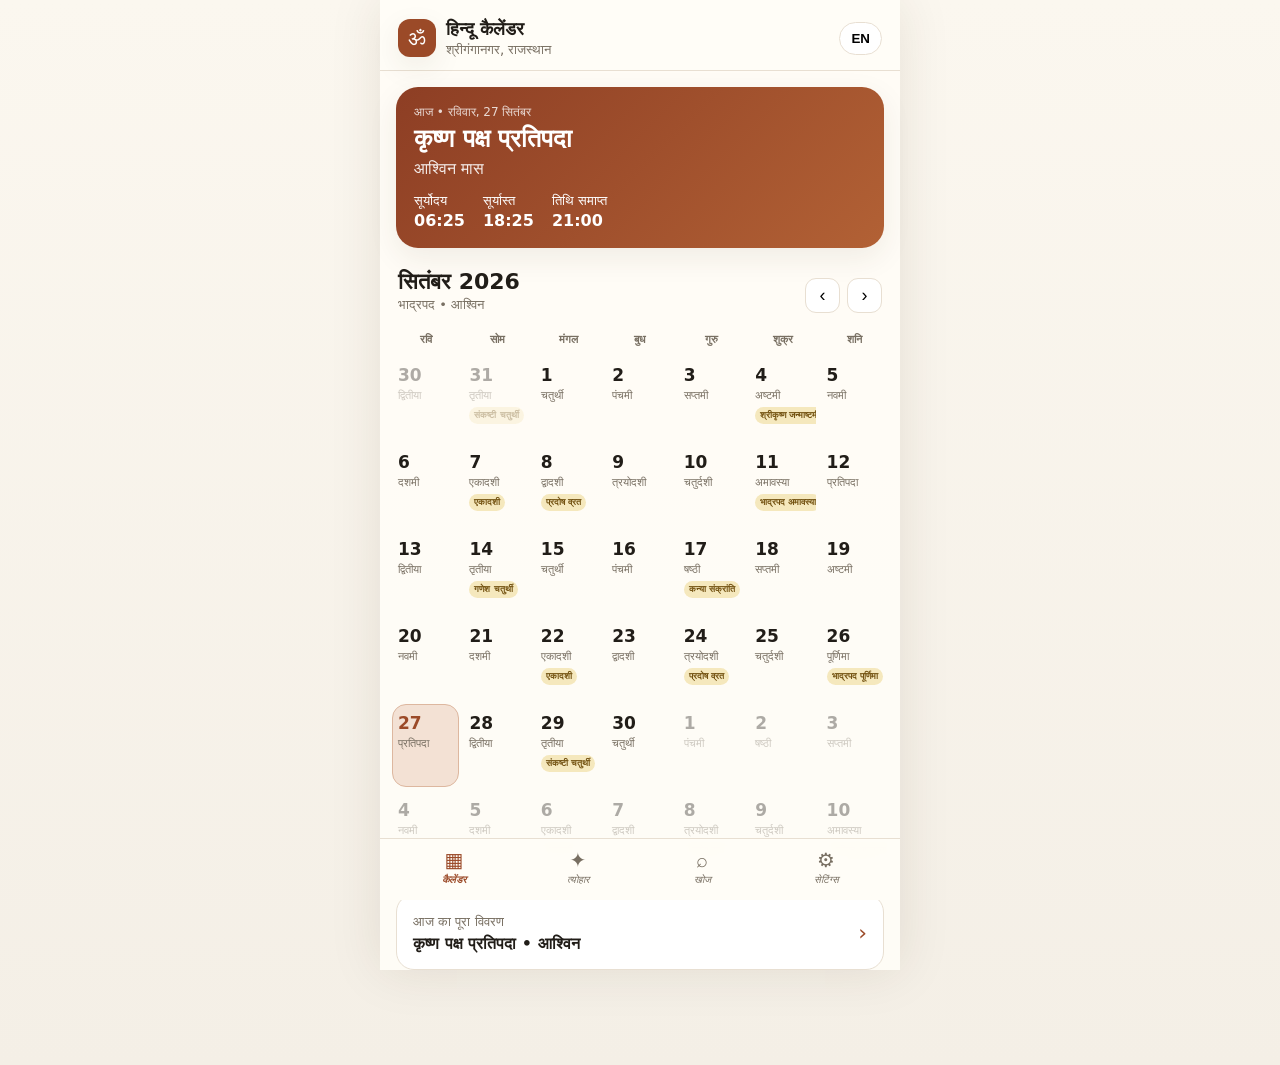
<file: reference_python/prototype/index.html>
<!doctype html><html lang="hi"><head><meta charset="utf-8"><meta name="viewport" content="width=device-width,initial-scale=1"><title>हिन्दू कैलेंडर</title><link rel="stylesheet" href="styles.css"></head><body><div class="app">
<header class="topbar"><div class="brand"><div class="brandmark">ॐ</div><div><h1 data-hi="हिन्दू कैलेंडर" data-en="Hindu Calendar">हिन्दू कैलेंडर</h1><small data-hi="श्रीगंगानगर, राजस्थान" data-en="Sri Ganganagar, Rajasthan">श्रीगंगानगर, राजस्थान</small></div></div><button class="lang" id="lang">EN</button></header>
<section class="hero" id="todayCard"></section>
<section class="monthbar"><div><h2 data-hi="सितंबर 2026" data-en="September 2026">सितंबर 2026</h2><p data-hi="भाद्रपद • आश्विन" data-en="Bhadrapada • Ashwin">भाद्रपद • आश्विन</p></div><div class="monthnav"><button class="iconbtn">‹</button><button class="iconbtn">›</button></div></section>
<section class="calendar"><div class="weekdays" id="weekdays"></div><div class="grid" id="grid"></div></section>
<a class="next" href="day.html?date=2026-09-27"><div><small data-hi="आज का पूरा विवरण" data-en="Full details for today">आज का पूरा विवरण</small><b id="nextText">कृष्ण प्रतिपदा • आश्विन</b></div><div class="arrow">›</div></a>
<nav class="bottom"><div class="nav active"><span>▦</span><i data-hi="कैलेंडर" data-en="Calendar">कैलेंडर</i></div><div class="nav"><span>✦</span><i data-hi="त्योहार" data-en="Festivals">त्योहार</i></div><div class="nav"><span>⌕</span><i data-hi="खोज" data-en="Search">खोज</i></div><div class="nav"><span>⚙</span><i data-hi="सेटिंग्स" data-en="Settings">सेटिंग्स</i></div></nav>
</div><script src="data.js"></script><script>
let lang=localStorage.getItem('hc-lang')||'hi';
const W={hi:['रवि','सोम','मंगल','बुध','गुरु','शुक्र','शनि'],en:['Sun','Mon','Tue','Wed','Thu','Fri','Sat']};
function tr(){document.documentElement.lang=lang;document.querySelectorAll('[data-hi]').forEach(x=>x.textContent=x.dataset[lang]);document.getElementById('lang').textContent=lang==='hi'?'EN':'हि';render();}
function render(){let wk=document.getElementById('weekdays');wk.innerHTML=W[lang].map(x=>`<div>${x}</div>`).join('');let grid=document.getElementById('grid');grid.innerHTML='';let d=new Date('2026-08-30T12:00:00');for(let i=0;i<42;i++){let key=d.toISOString().slice(0,10),x=PANCHANG_DATA[key];let a=document.createElement('a');a.href=`day.html?date=${key}`;a.className='cell '+(d.getMonth()!==8?'other ':'')+(key==='2026-09-27'?'today':'');let obs=x.observances[0];a.innerHTML=`<div class="num">${x.day}</div><div class="tithi">${x.tithi[lang]}</div>${obs?`<div class="badge">${obs[lang]}</div>`:''}`;grid.appendChild(a);d.setDate(d.getDate()+1)}let t=PANCHANG_DATA['2026-09-27'];document.getElementById('todayCard').innerHTML=`<div class="eyebrow">${lang==='hi'?'आज • रविवार, 27 सितंबर':'Today • Sunday, 27 September'}</div><div class="big">${t.paksha[lang]} ${t.tithi[lang]}</div><div class="sub">${t.month[lang]} ${lang==='hi'?'मास':'month'}</div><div class="meta"><div>${lang==='hi'?'सूर्योदय':'Sunrise'}<b>${t.sunrise}</b></div><div>${lang==='hi'?'सूर्यास्त':'Sunset'}<b>${t.sunset}</b></div><div>${lang==='hi'?'तिथि समाप्त':'Tithi ends'}<b>${t.tithi_end}</b></div></div>`;document.getElementById('nextText').textContent=`${t.paksha[lang]} ${t.tithi[lang]} • ${t.month[lang]}`;}
document.getElementById('lang').onclick=()=>{lang=lang==='hi'?'en':'hi';localStorage.setItem('hc-lang',lang);tr()};tr();
</script></body></html>
</file>
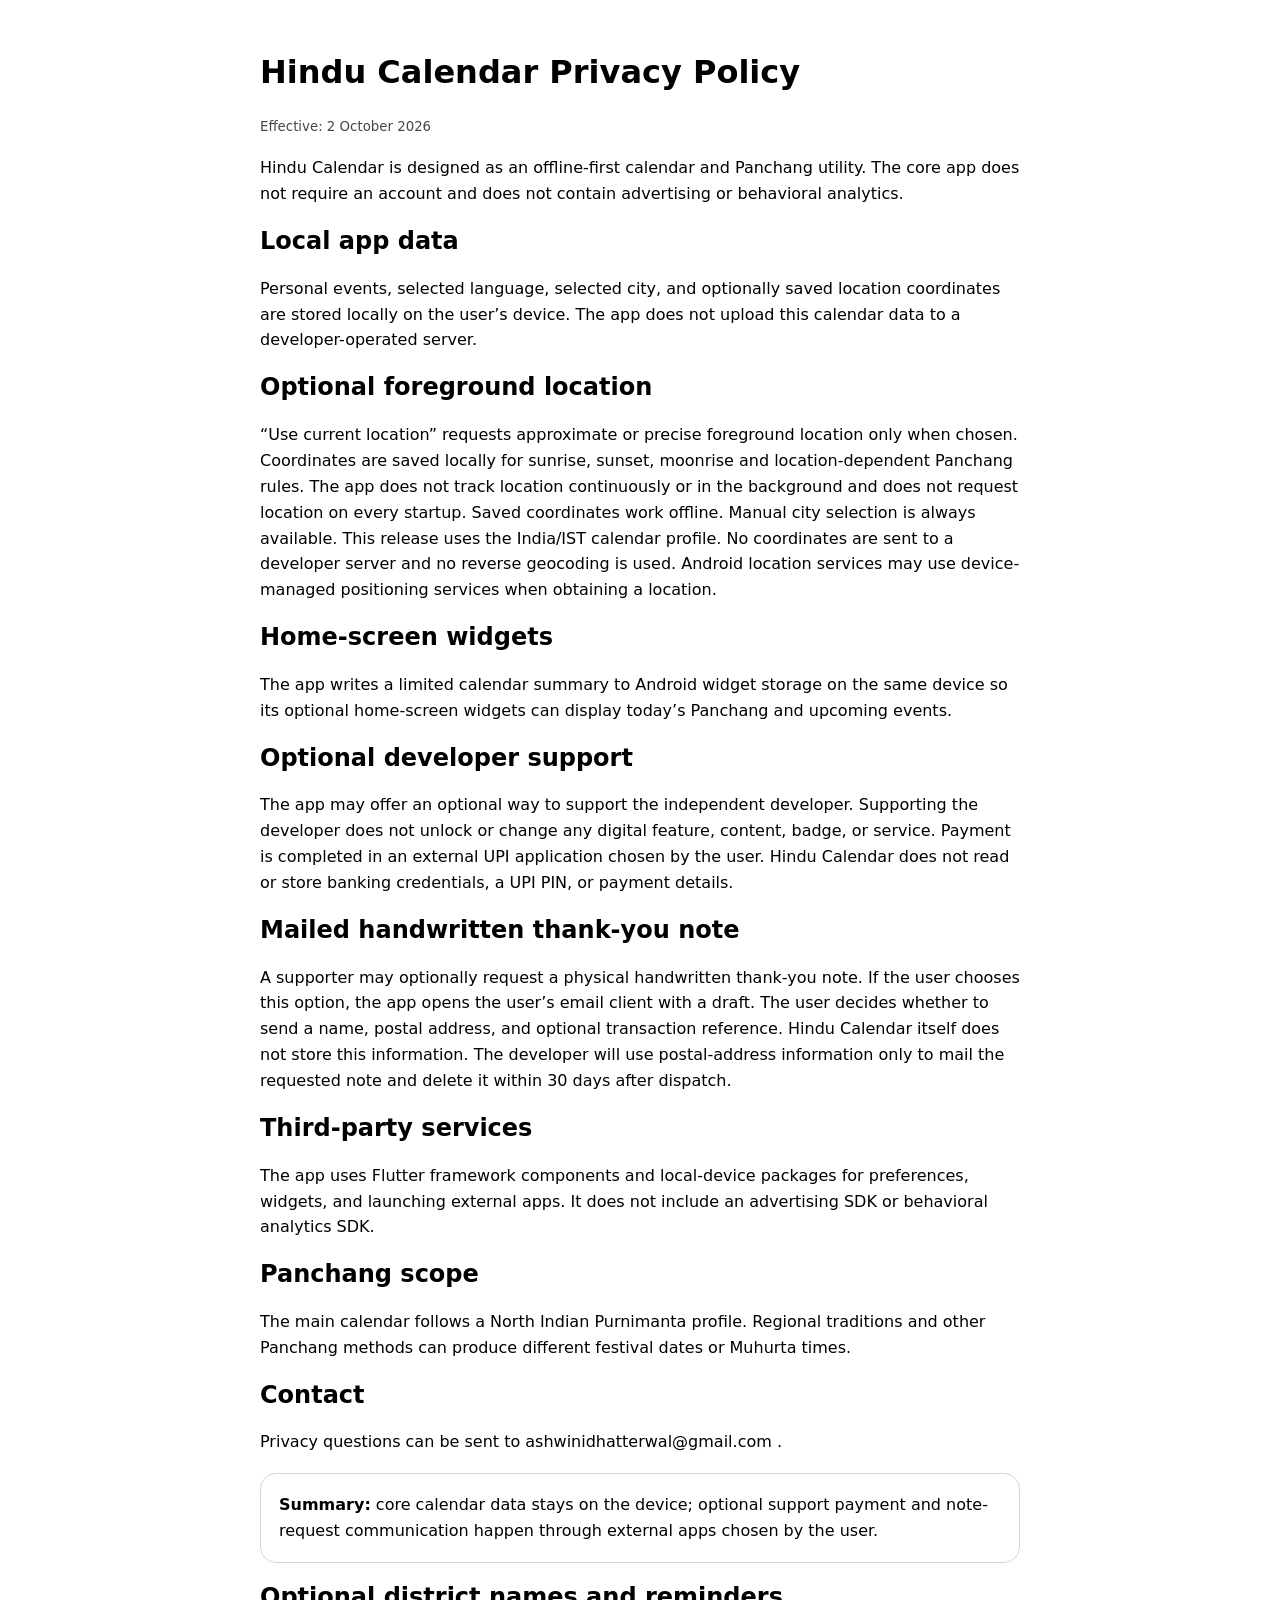
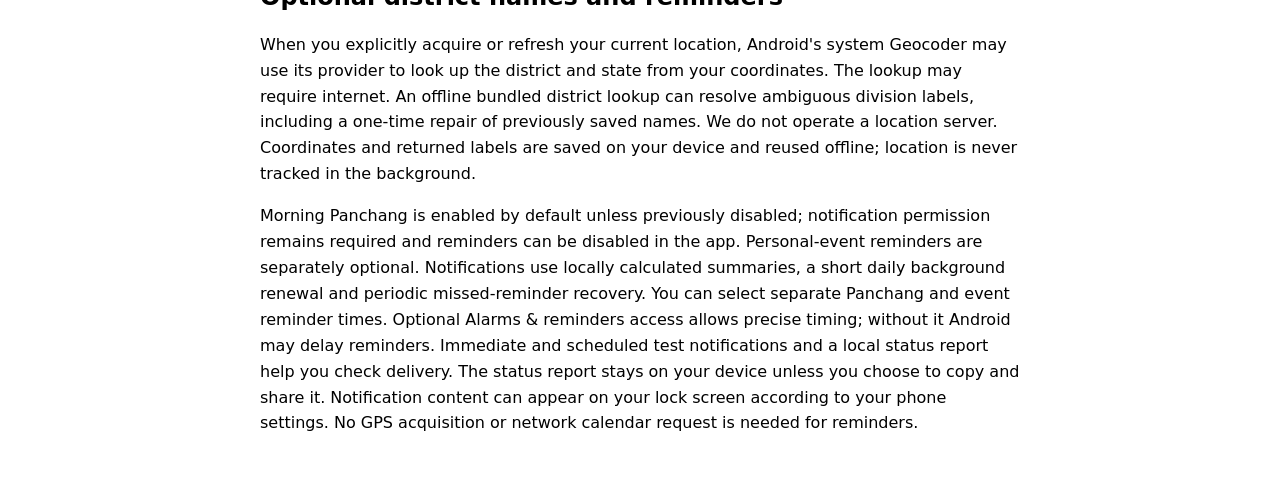
<file: store_web/privacy.html>
<!doctype html>
<html lang="en">
<head>
  <meta charset="utf-8">
  <meta name="viewport" content="width=device-width,initial-scale=1">
  <title>Hindu Calendar – Privacy Policy</title>
  <style>
    :root{color-scheme:light dark}body{font-family:system-ui,-apple-system,sans-serif;max-width:760px;margin:0 auto;padding:32px 20px;line-height:1.62}h1,h2{line-height:1.2}small{opacity:.72}.card{padding:18px;border:1px solid color-mix(in srgb,currentColor 16%,transparent);border-radius:16px;margin:18px 0}a{color:inherit}
  </style>
</head>
<body>
  <h1>Hindu Calendar Privacy Policy</h1>
  <small>Effective: 2 October 2026</small>
  <p>Hindu Calendar is designed as an offline-first calendar and Panchang utility. The core app does not require an account and does not contain advertising or behavioral analytics.</p>

  <h2>Local app data</h2>
  <p>Personal events, selected language, selected city, and optionally saved location coordinates are stored locally on the user’s device. The app does not upload this calendar data to a developer-operated server.</p>

  <h2>Optional foreground location</h2>
  <p>“Use current location” requests approximate or precise foreground location only when chosen. Coordinates are saved locally for sunrise, sunset, moonrise and location-dependent Panchang rules. The app does not track location continuously or in the background and does not request location on every startup. Saved coordinates work offline. Manual city selection is always available. This release uses the India/IST calendar profile. No coordinates are sent to a developer server and no reverse geocoding is used. Android location services may use device-managed positioning services when obtaining a location.</p>

  <h2>Home-screen widgets</h2>
  <p>The app writes a limited calendar summary to Android widget storage on the same device so its optional home-screen widgets can display today’s Panchang and upcoming events.</p>

  <h2>Optional developer support</h2>
  <p>The app may offer an optional way to support the independent developer. Supporting the developer does not unlock or change any digital feature, content, badge, or service. Payment is completed in an external UPI application chosen by the user. Hindu Calendar does not read or store banking credentials, a UPI PIN, or payment details.</p>

  <h2>Mailed handwritten thank-you note</h2>
  <p>A supporter may optionally request a physical handwritten thank-you note. If the user chooses this option, the app opens the user’s email client with a draft. The user decides whether to send a name, postal address, and optional transaction reference. Hindu Calendar itself does not store this information. The developer will use postal-address information only to mail the requested note and delete it within 30 days after dispatch.</p>

  <h2>Third-party services</h2>
  <p>The app uses Flutter framework components and local-device packages for preferences, widgets, and launching external apps. It does not include an advertising SDK or behavioral analytics SDK.</p>

  <h2>Panchang scope</h2>
  <p>The main calendar follows a North Indian Purnimanta profile. Regional traditions and other Panchang methods can produce different festival dates or Muhurta times.</p>

  <h2>Contact</h2>
  <p>Privacy questions can be sent to ashwinidhatterwal@gmail.com .</p>

  <div class="card"><strong>Summary:</strong> core calendar data stays on the device; optional support payment and note-request communication happen through external apps chosen by the user.</div>
<section><h2>Optional district names and reminders</h2><p>When you explicitly acquire or refresh your current location, Android's system Geocoder may use its provider to look up the district and state from your coordinates. The lookup may require internet. An offline bundled district lookup can resolve ambiguous division labels, including a one-time repair of previously saved names. We do not operate a location server. Coordinates and returned labels are saved on your device and reused offline; location is never tracked in the background.</p><p>Morning Panchang is enabled by default unless previously disabled; notification permission remains required and reminders can be disabled in the app. Personal-event reminders are separately optional. Notifications use locally calculated summaries, a short daily background renewal and periodic missed-reminder recovery. You can select separate Panchang and event reminder times. Optional Alarms & reminders access allows precise timing; without it Android may delay reminders. Immediate and scheduled test notifications and a local status report help you check delivery. The status report stays on your device unless you choose to copy and share it. Notification content can appear on your lock screen according to your phone settings. No GPS acquisition or network calendar request is needed for reminders.</p></section>
</body>
</html>
</file>
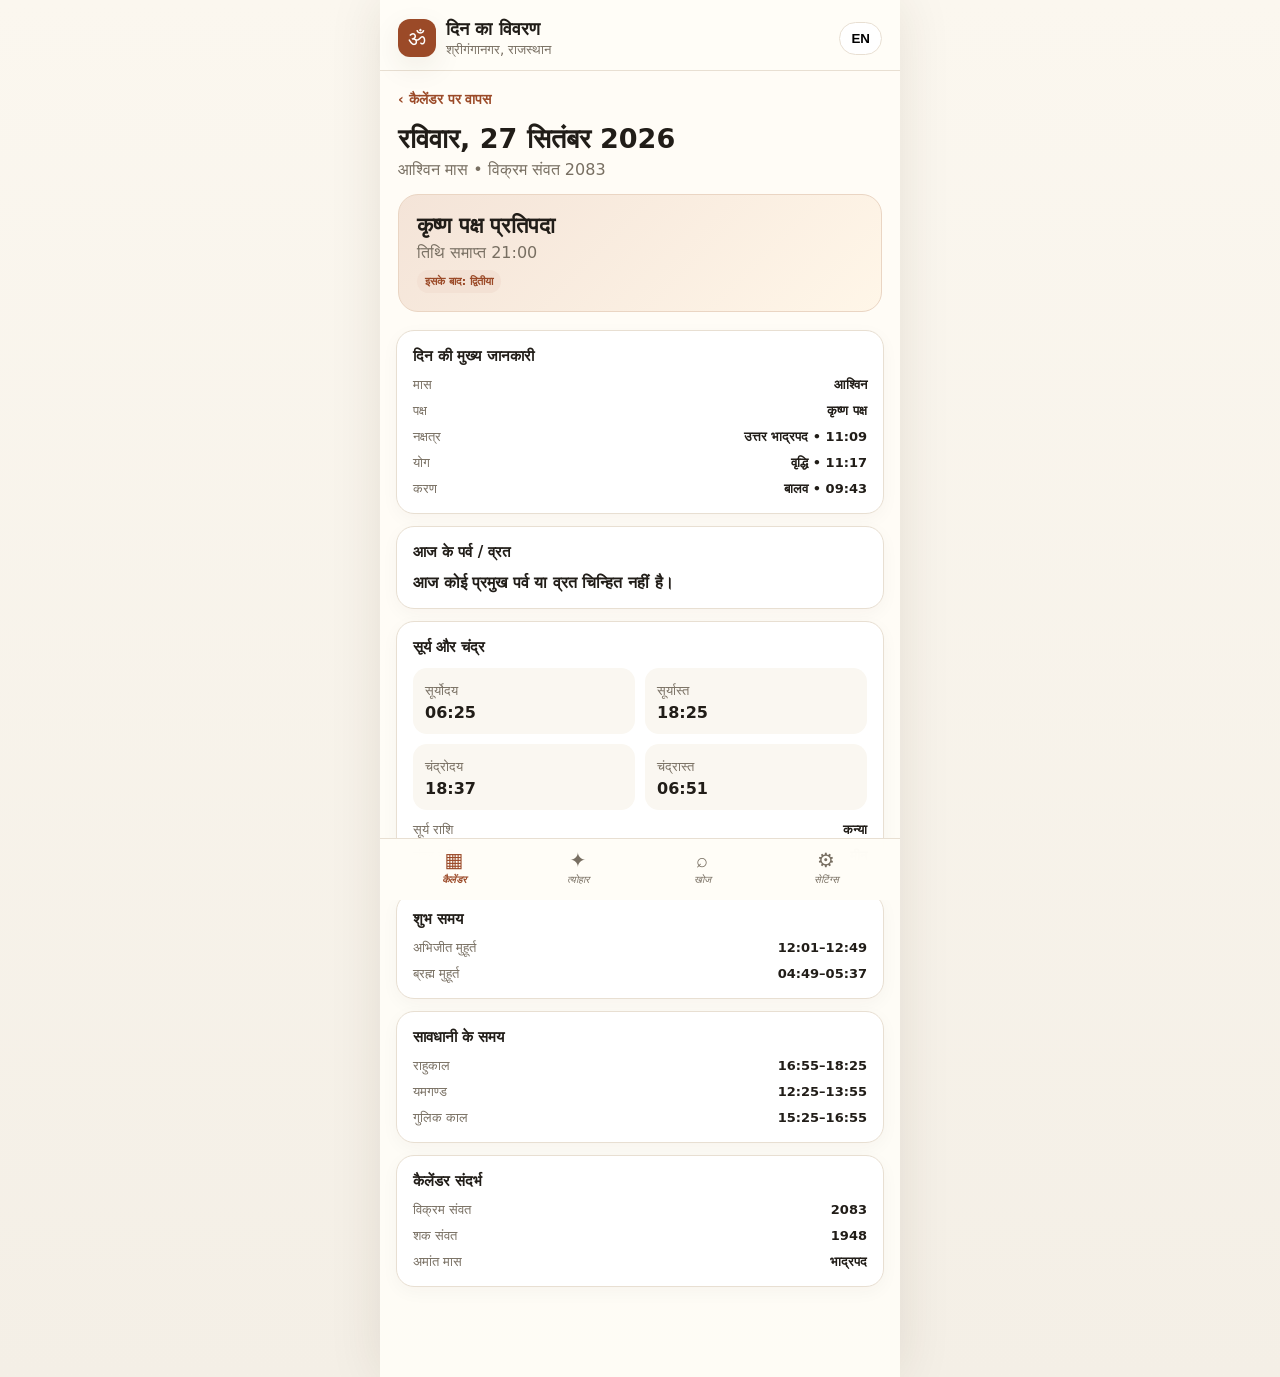
<file: reference_python/prototype/day.html>
<!doctype html><html lang="hi"><head><meta charset="utf-8"><meta name="viewport" content="width=device-width,initial-scale=1"><title>दिन का विवरण</title><link rel="stylesheet" href="styles.css"></head><body><div class="app">
<header class="topbar"><div class="brand"><div class="brandmark">ॐ</div><div><h1 data-hi="दिन का विवरण" data-en="Day Details">दिन का विवरण</h1><small data-hi="श्रीगंगानगर, राजस्थान" data-en="Sri Ganganagar, Rajasthan">श्रीगंगानगर, राजस्थान</small></div></div><button class="lang" id="lang">EN</button></header>
<section class="dayhead"><a class="back" href="index.html" data-hi="‹ कैलेंडर पर वापस" data-en="‹ Back to calendar">‹ कैलेंडर पर वापस</a><div class="daytitle"><h1 id="dateTitle"></h1><p id="monthLine"></p></div><div class="tithihero"><div class="title" id="tithiTitle"></div><div class="ending" id="tithiEnd"></div><span class="pill" id="nextTithi"></span></div></section>
<section class="cards" id="cards"></section>
<nav class="bottom"><div class="nav active"><span>▦</span><i data-hi="कैलेंडर" data-en="Calendar">कैलेंडर</i></div><div class="nav"><span>✦</span><i data-hi="त्योहार" data-en="Festivals">त्योहार</i></div><div class="nav"><span>⌕</span><i data-hi="खोज" data-en="Search">खोज</i></div><div class="nav"><span>⚙</span><i data-hi="सेटिंग्स" data-en="Settings">सेटिंग्स</i></div></nav>
</div><script src="data.js"></script><script>
let lang=localStorage.getItem('hc-lang')||'hi';let key=new URLSearchParams(location.search).get('date')||'2026-09-27';let x=PANCHANG_DATA[key]||PANCHANG_DATA['2026-09-27'];
const monthsHi=['जनवरी','फ़रवरी','मार्च','अप्रैल','मई','जून','जुलाई','अगस्त','सितंबर','अक्टूबर','नवंबर','दिसंबर'];const monthsEn=['January','February','March','April','May','June','July','August','September','October','November','December'];
function row(a,b){return `<div class="row"><span>${a}</span><b>${b??'—'}</b></div>`}function tr(){document.documentElement.lang=lang;document.querySelectorAll('[data-hi]').forEach(n=>n.textContent=n.dataset[lang]);document.getElementById('lang').textContent=lang==='hi'?'EN':'हि';render()}
function festivalCards(){if(!x.observances.length)return `<b>${lang==='hi'?'आज कोई प्रमुख पर्व या व्रत चिन्हित नहीं है।':'No major festival or vrat is marked today.'}</b>`;return x.observances.map(o=>`<div class="festivalitem"><b>${o[lang]}</b>${o.basis_time?`<small>${lang==='hi'?'संदर्भ समय':'Reference time'}: ${o.basis_time}</small>`:''}${o['notes_'+lang]?`<p class="note">${o['notes_'+lang]}</p>`:''}</div>`).join('')}
function render(){let d=new Date(key+'T12:00:00');let m=lang==='hi'?monthsHi[d.getMonth()]:monthsEn[d.getMonth()];document.getElementById('dateTitle').textContent=`${x['weekday_'+lang]}, ${d.getDate()} ${m} ${d.getFullYear()}`;document.getElementById('monthLine').textContent=`${x.month[lang]} ${lang==='hi'?'मास':'month'} • ${lang==='hi'?'विक्रम संवत':'Vikram Samvat'} ${x.vikram}`;document.getElementById('tithiTitle').textContent=`${x.paksha[lang]} ${x.tithi[lang]}`;document.getElementById('tithiEnd').textContent=`${lang==='hi'?'तिथि समाप्त':'Tithi ends'} ${x.tithi_end}`;document.getElementById('nextTithi').textContent=`${lang==='hi'?'इसके बाद':'Next'}: ${x.next_tithi[lang]}`;
let anomaly='';if(x.tithi_status==='kshaya'&&x.skipped_tithi){anomaly=`<div class="alert">${lang==='hi'?`सूर्योदय के बीच ${x.skipped_tithi.hi} क्षय तिथि है।`:`${x.skipped_tithi.en} is skipped between successive sunrises.`}</div>`}else if(x.tithi_status==='vriddhi'){anomaly=`<div class="alert">${lang==='hi'?'यह तिथि दो लगातार सूर्योदय पर रहती है (वृद्धि तिथि)।':'This Tithi prevails at two consecutive sunrises (Vriddhi Tithi).'}</div>`}
document.getElementById('cards').innerHTML=`
${anomaly}
<div class="card"><h3>${lang==='hi'?'दिन की मुख्य जानकारी':'Day overview'}</h3><div class="rows">${row(lang==='hi'?'मास':'Month',x.month[lang])}${row(lang==='hi'?'पक्ष':'Paksha',x.paksha[lang])}${row(lang==='hi'?'नक्षत्र':'Nakshatra',x.nakshatra[lang]+' • '+x.nakshatra_end)}${row(lang==='hi'?'योग':'Yoga',x.yoga[lang]+' • '+x.yoga_end)}${row(lang==='hi'?'करण':'Karana',x.karana[lang]+' • '+x.karana_end)}</div></div>
<div class="card"><h3>${lang==='hi'?'आज के पर्व / व्रत':'Festivals / Vrat'}</h3>${festivalCards()}</div>
<div class="card"><h3>${lang==='hi'?'सूर्य और चंद्र':'Sun & Moon'}</h3><div class="twocol"><div class="mini"><small>${lang==='hi'?'सूर्योदय':'Sunrise'}</small><b>${x.sunrise}</b></div><div class="mini"><small>${lang==='hi'?'सूर्यास्त':'Sunset'}</small><b>${x.sunset}</b></div><div class="mini"><small>${lang==='hi'?'चंद्रोदय':'Moonrise'}</small><b>${x.moonrise??'—'}</b></div><div class="mini"><small>${lang==='hi'?'चंद्रास्त':'Moonset'}</small><b>${x.moonset??'—'}</b></div></div><div class="rows" style="margin-top:12px">${row(lang==='hi'?'सूर्य राशि':'Sun sign',x.sun_rashi[lang])}${row(lang==='hi'?'चंद्र राशि':'Moon sign',x.moon_rashi[lang])}</div></div>
<div class="card"><h3>${lang==='hi'?'शुभ समय':'Useful timings'}</h3><div class="rows">${row(lang==='hi'?'अभिजीत मुहूर्त':'Abhijit Muhurta',x.abhijit)}${row(lang==='hi'?'ब्रह्म मुहूर्त':'Brahma Muhurta',x.brahma)}</div></div>
<div class="card"><h3>${lang==='hi'?'सावधानी के समय':'Caution periods'}</h3><div class="rows">${row(lang==='hi'?'राहुकाल':'Rahu Kalam',x.rahu)}${row(lang==='hi'?'यमगण्ड':'Yamaganda',x.yamaganda)}${row(lang==='hi'?'गुलिक काल':'Gulika',x.gulika)}</div></div>
<div class="card"><h3>${lang==='hi'?'कैलेंडर संदर्भ':'Calendar reference'}</h3><div class="rows">${row(lang==='hi'?'विक्रम संवत':'Vikram Samvat',x.vikram)}${row(lang==='hi'?'शक संवत':'Shaka Samvat',x.shaka)}${row(lang==='hi'?'अमांत मास':'Amanta month',x.amanta_month[lang])}${x.adhik?row(lang==='hi'?'अधिक मास':'Adhik month',lang==='hi'?'हाँ':'Yes'):''}${x.kshaya_month_after?row(lang==='hi'?'क्षय मास':'Kshaya month',x.kshaya_month_after[lang]):''}</div></div>`}
document.getElementById('lang').onclick=()=>{lang=lang==='hi'?'en':'hi';localStorage.setItem('hc-lang',lang);tr()};tr();
</script></body></html>
</file>
<file: reference_python/prototype/styles.css>
:root{--bg:#f7f3ea;--surface:#fffdf7;--ink:#211d18;--muted:#786f62;--accent:#9b4a28;--accent-soft:#f3e1d4;--line:#e8dfd2;--gold:#ae7d2b;--shadow:0 10px 30px rgba(65,45,25,.08)}
*{box-sizing:border-box}body{margin:0;background:linear-gradient(180deg,#fbf7ef,#f4efe6);font-family:system-ui,-apple-system,"Noto Sans Devanagari",sans-serif;color:var(--ink)}
a{color:inherit;text-decoration:none}.app{max-width:520px;min-height:100vh;margin:auto;background:rgba(255,253,247,.94);box-shadow:0 0 50px rgba(60,40,20,.10)}
.topbar{position:sticky;top:0;z-index:10;padding:18px 18px 12px;background:rgba(255,253,247,.94);backdrop-filter:blur(14px);border-bottom:1px solid var(--line);display:flex;align-items:center;justify-content:space-between}.brand{display:flex;gap:10px;align-items:center}.brandmark{width:38px;height:38px;border-radius:12px;background:var(--accent);display:grid;place-items:center;color:white;font-size:21px;box-shadow:var(--shadow)}.brand h1{font-size:18px;margin:0}.brand small{display:block;color:var(--muted);margin-top:2px}.lang{border:1px solid var(--line);background:white;border-radius:999px;padding:8px 11px;font-weight:700;cursor:pointer}
.hero{margin:16px;border-radius:22px;padding:18px;background:linear-gradient(135deg,#8d3e24,#b26135);color:white;box-shadow:var(--shadow)}.hero .eyebrow{opacity:.8;font-size:12px}.hero .big{font-size:25px;font-weight:800;margin:5px 0}.hero .sub{opacity:.9}.hero .meta{display:flex;gap:18px;margin-top:15px;font-size:13px}.hero .meta b{display:block;font-size:16px;margin-top:2px}
.monthbar{padding:5px 18px 12px;display:flex;align-items:end;justify-content:space-between}.monthbar h2{margin:0;font-size:22px}.monthbar p{margin:3px 0 0;color:var(--muted);font-size:13px}.monthnav{display:flex;gap:7px}.iconbtn{width:35px;height:35px;border:1px solid var(--line);border-radius:11px;background:white;font-size:18px}
.calendar{padding:0 10px 18px}.weekdays,.grid{display:grid;grid-template-columns:repeat(7,1fr)}.weekdays div{padding:8px 2px;text-align:center;color:var(--muted);font-size:11px;font-weight:700}.cell{min-height:83px;margin:2px;padding:8px 5px;border:1px solid transparent;border-radius:14px;position:relative;overflow:hidden}.cell.other{opacity:.36}.cell.today{background:var(--accent-soft);border-color:#ddb79f}.cell:hover{border-color:#d8c9b8;background:#fff}.num{font-size:17px;font-weight:800}.tithi{font-size:10.5px;color:var(--muted);margin-top:4px;line-height:1.2}.badge{display:inline-block;margin-top:5px;font-size:9px;padding:3px 5px;border-radius:999px;background:#f5e8bd;color:#735211;font-weight:700;white-space:nowrap}.today .num{color:var(--accent)}
.next{margin:0 16px 95px;padding:16px;border:1px solid var(--line);border-radius:18px;background:white;display:flex;justify-content:space-between;align-items:center}.next small{color:var(--muted)}.next b{display:block;margin-top:4px}.arrow{font-size:22px;color:var(--accent)}
.bottom{position:fixed;bottom:0;left:50%;transform:translateX(-50%);width:min(520px,100%);padding:9px 12px 14px;background:rgba(255,253,247,.96);backdrop-filter:blur(14px);border-top:1px solid var(--line);display:grid;grid-template-columns:repeat(4,1fr);z-index:20}.nav{text-align:center;color:var(--muted);font-size:10px}.nav span{display:block;font-size:20px;margin-bottom:2px}.nav.active{color:var(--accent);font-weight:800}
.dayhead{padding:18px}.back{font-size:14px;color:var(--accent);font-weight:700}.daytitle{margin-top:15px}.daytitle h1{font-size:27px;margin:0}.daytitle p{color:var(--muted);margin:5px 0}.tithihero{margin-top:15px;padding:18px;border-radius:20px;background:linear-gradient(135deg,#f4e4d8,#fff6e8);border:1px solid #ead5c3}.tithihero .title{font-size:22px;font-weight:850}.tithihero .ending{color:var(--muted);margin-top:5px}.cards{padding:0 16px 90px;display:grid;gap:12px}.card{background:white;border:1px solid var(--line);border-radius:18px;padding:16px;box-shadow:0 5px 18px rgba(60,40,20,.035)}.card h3{margin:0 0 12px;font-size:15px}.rows{display:grid;gap:10px}.row{display:flex;justify-content:space-between;gap:20px;font-size:13px}.row span:first-child{color:var(--muted)}.row b{text-align:right}.twocol{display:grid;grid-template-columns:1fr 1fr;gap:10px}.mini{background:#faf7f1;border-radius:14px;padding:12px}.mini small{color:var(--muted)}.mini b{display:block;margin-top:4px}.note{font-size:12px;color:var(--muted);line-height:1.55}.pill{display:inline-block;padding:5px 8px;border-radius:999px;background:var(--accent-soft);color:var(--accent);font-size:11px;font-weight:800;margin-top:8px}
.festivalitem{display:flex;flex-direction:column;gap:4px;padding:10px 0;border-bottom:1px solid var(--line)}.festivalitem:last-child{border-bottom:0}.festivalitem small{opacity:.7}.alert{margin:0 18px 12px;padding:12px 14px;border-radius:14px;background:var(--accent-soft);font-size:14px}.twocol{display:grid;grid-template-columns:repeat(2,minmax(0,1fr));gap:10px}
</file>
